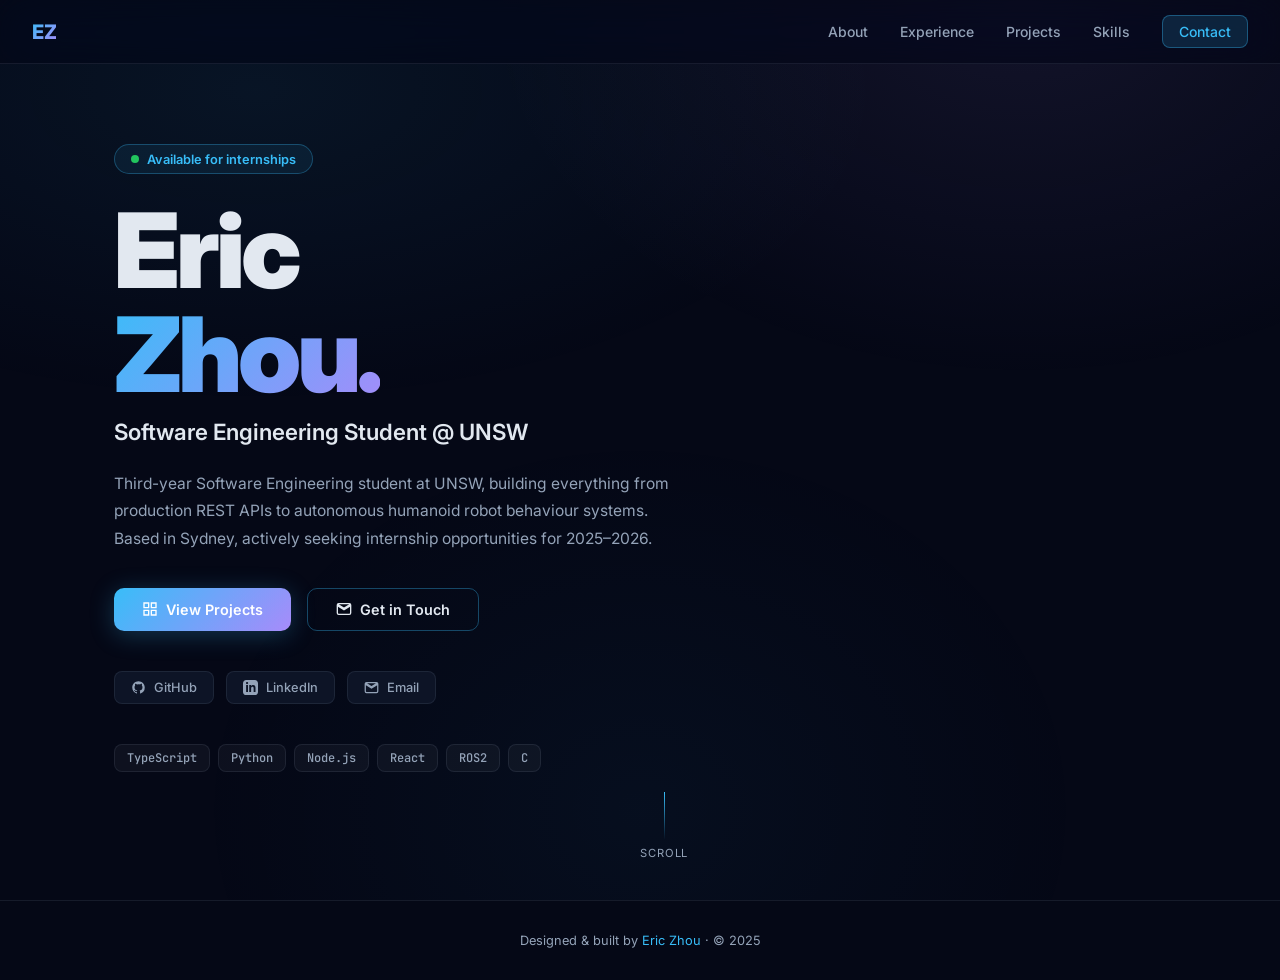
<file: index.html>
<!DOCTYPE html>
<html lang="en">
<head>
  <meta charset="UTF-8" />
  <meta name="viewport" content="width=device-width, initial-scale=1" />
  <title>Eric Zhou | Software Engineer</title>
  <meta name="description" content="Eric Zhou — Software Engineering student at UNSW, Sydney. Available for internships." />
  <link rel="preconnect" href="https://fonts.googleapis.com" />
  <link rel="preconnect" href="https://fonts.gstatic.com" crossorigin />
  <link href="https://fonts.googleapis.com/css2?family=Inter:wght@300;400;500;600;700;800;900&family=JetBrains+Mono:wght@400;500&display=swap" rel="stylesheet" />
  <link rel="stylesheet" href="style.css" />
  <style>
    /* ─── Hero ──────────────────────────────────────────── */
    #hero {
      min-height: 100vh;
      display: flex;
      flex-direction: column;
      justify-content: center;
      position: relative;
      padding: 80px 1.5rem 4rem;
      max-width: 1100px;
      margin: 0 auto;
    }

    .hero-badge {
      display: inline-flex;
      align-items: center;
      gap: 0.5rem;
      padding: 0.4rem 1rem;
      border-radius: 100px;
      background: rgba(56,189,248,0.08);
      border: 1px solid rgba(56,189,248,0.3);
      font-size: 0.8rem;
      font-weight: 600;
      color: var(--accent);
      margin-bottom: 1.5rem;
      width: fit-content;
      animation: fadeInDown 0.8s ease both;
    }
    .hero-badge .dot {
      width: 8px; height: 8px;
      border-radius: 50%;
      background: #22c55e;
      animation: pulse 2s infinite;
      flex-shrink: 0;
    }
    @keyframes pulse {
      0%, 100% { box-shadow: 0 0 0 0 rgba(34,197,94,0.4); }
      50%       { box-shadow: 0 0 0 6px rgba(34,197,94,0); }
    }

    .hero-name {
      font-size: clamp(3rem, 9vw, 6.5rem);
      font-weight: 900;
      letter-spacing: -0.04em;
      line-height: 1;
      margin-bottom: 0.5rem;
      animation: fadeInUp 0.8s ease 0.1s both;
    }
    .hero-name .grad-text {
      background: var(--grad);
      -webkit-background-clip: text;
      -webkit-text-fill-color: transparent;
      background-clip: text;
    }

    .hero-tagline {
      font-size: clamp(1.1rem, 2.5vw, 1.4rem);
      font-weight: 400;
      color: var(--muted);
      margin-bottom: 1.25rem;
      max-width: 620px;
      line-height: 1.6;
      animation: fadeInUp 0.8s ease 0.2s both;
    }
    .hero-tagline strong { color: var(--text); font-weight: 600; }

    .hero-bio {
      font-size: 0.975rem;
      color: var(--muted);
      max-width: 580px;
      line-height: 1.75;
      margin-bottom: 2.25rem;
      animation: fadeInUp 0.8s ease 0.25s both;
    }

    .hero-btns {
      display: flex;
      flex-wrap: wrap;
      gap: 1rem;
      margin-bottom: 2.5rem;
      animation: fadeInUp 0.8s ease 0.3s both;
    }

    .hero-social {
      display: flex;
      gap: 0.75rem;
      flex-wrap: wrap;
      margin-bottom: 2.5rem;
      animation: fadeInUp 0.8s ease 0.4s both;
    }
    .social-pill {
      display: inline-flex;
      align-items: center;
      gap: 0.5rem;
      padding: 0.5rem 1rem;
      border-radius: 8px;
      font-size: 0.8rem;
      font-weight: 500;
      color: var(--muted);
      border: 1px solid var(--border);
      background: var(--bg-card);
      transition: all var(--transition);
    }
    .social-pill:hover { color: var(--accent); border-color: var(--accent-glow); background: var(--accent-dim); transform: translateY(-2px); }

    .stack-row {
      display: flex;
      flex-wrap: wrap;
      gap: 0.5rem;
      animation: fadeInUp 0.8s ease 0.45s both;
    }
    .stack-chip {
      font-family: 'JetBrains Mono', monospace;
      font-size: 0.75rem;
      font-weight: 500;
      padding: 0.3rem 0.75rem;
      border-radius: 8px;
      background: rgba(255,255,255,0.04);
      border: 1px solid var(--border);
      color: var(--muted);
      transition: all var(--transition);
    }
    .stack-chip:hover { border-color: var(--accent-glow); color: var(--accent); background: var(--accent-dim); }

    .hero-scroll {
      position: absolute;
      bottom: 2.5rem;
      left: 50%;
      transform: translateX(-50%);
      display: flex;
      flex-direction: column;
      align-items: center;
      gap: 0.4rem;
      color: var(--muted);
      font-size: 0.7rem;
      letter-spacing: 0.08em;
      text-transform: uppercase;
      animation: fadeInUp 1s ease 1s both;
    }
    .scroll-line {
      width: 1px; height: 48px;
      background: linear-gradient(to bottom, var(--accent), transparent);
      animation: scrollLine 2s ease-in-out infinite;
    }
    @keyframes scrollLine {
      0%   { transform: scaleY(0); transform-origin: top; opacity: 1; }
      50%  { transform: scaleY(1); transform-origin: top; opacity: 1; }
      51%  { transform-origin: bottom; }
      100% { transform: scaleY(0); transform-origin: bottom; opacity: 0; }
    }
    @keyframes fadeInDown {
      from { opacity: 0; transform: translateY(-20px); }
      to   { opacity: 1; transform: translateY(0); }
    }
    @keyframes fadeInUp {
      from { opacity: 0; transform: translateY(20px); }
      to   { opacity: 1; transform: translateY(0); }
    }

    @media (max-width: 768px) {
      .hero-btns { gap: 0.75rem; }
      .btn-primary, .btn-outline { width: 100%; justify-content: center; }
    }
  </style>
</head>
<body>

<!-- ─── Navigation ─────────────────────────────────────── -->
<nav id="nav">
  <a href="index.html" class="nav-logo">EZ</a>
  <div class="nav-links" id="navLinks">
    <a href="about.html">About</a>
    <a href="experience.html">Experience</a>
    <a href="projects.html">Projects</a>
    <a href="skills.html">Skills</a>
    <a href="contact.html" class="nav-cta">Contact</a>
  </div>
  <div class="hamburger" id="hamburger" aria-label="Toggle menu">
    <span></span><span></span><span></span>
  </div>
</nav>

<!-- ─── Hero ───────────────────────────────────────────── -->
<section id="hero">
  <div class="hero-badge">
    <span class="dot"></span>
    Available for internships
  </div>

  <h1 class="hero-name">
    Eric<br><span class="grad-text">Zhou.</span>
  </h1>

  <p class="hero-tagline">
    <strong>Software Engineering Student @ UNSW</strong>
  </p>

  <p class="hero-bio">
    Third-year Software Engineering student at UNSW, building everything from production REST APIs to autonomous humanoid robot behaviour systems. Based in Sydney, actively seeking internship opportunities for 2025–2026.
  </p>

  <div class="hero-btns">
    <a href="projects.html" class="btn-primary">
      <svg width="16" height="16" fill="none" stroke="currentColor" stroke-width="2" viewBox="0 0 24 24"><path d="M3 3h7v7H3zM14 3h7v7h-7zM14 14h7v7h-7zM3 14h7v7H3z"/></svg>
      View Projects
    </a>
    <a href="contact.html" class="btn-outline">
      <svg width="16" height="16" fill="none" stroke="currentColor" stroke-width="2" viewBox="0 0 24 24"><path d="M20 4H4c-1.1 0-2 .9-2 2v12c0 1.1.9 2 2 2h16c1.1 0 2-.9 2-2V6c0-1.1-.9-2-2-2zm0 4l-8 5-8-5V6l8 5 8-5v2z"/></svg>
      Get in Touch
    </a>
  </div>

  <div class="hero-social">
    <a href="https://github.com/CongeeZee" target="_blank" rel="noopener" class="social-pill">
      <svg width="15" height="15" fill="currentColor" viewBox="0 0 24 24"><path d="M12 2C6.477 2 2 6.484 2 12.017c0 4.425 2.865 8.18 6.839 9.504.5.092.682-.217.682-.483 0-.237-.008-.868-.013-1.703-2.782.605-3.369-1.343-3.369-1.343-.454-1.158-1.11-1.466-1.11-1.466-.908-.62.069-.608.069-.608 1.003.07 1.531 1.032 1.531 1.032.892 1.53 2.341 1.088 2.91.832.092-.647.35-1.088.636-1.338-2.22-.253-4.555-1.113-4.555-4.951 0-1.093.39-1.988 1.029-2.688-.103-.253-.446-1.272.098-2.65 0 0 .84-.27 2.75 1.026A9.564 9.564 0 0112 6.844c.85.004 1.705.115 2.504.337 1.909-1.296 2.747-1.027 2.747-1.027.546 1.379.202 2.398.1 2.651.64.7 1.028 1.595 1.028 2.688 0 3.848-2.339 4.695-4.566 4.943.359.309.678.92.678 1.855 0 1.338-.012 2.419-.012 2.747 0 .268.18.58.688.482A10.019 10.019 0 0022 12.017C22 6.484 17.522 2 12 2z"/></svg>
      GitHub
    </a>
    <a href="https://www.linkedin.com/in/eric-zhou-a09898337/" target="_blank" rel="noopener" class="social-pill">
      <svg width="15" height="15" fill="currentColor" viewBox="0 0 24 24"><path d="M19 0h-14c-2.761 0-5 2.239-5 5v14c0 2.761 2.239 5 5 5h14c2.762 0 5-2.239 5-5v-14c0-2.761-2.238-5-5-5zm-11 19h-3v-11h3v11zm-1.5-12.268c-.966 0-1.75-.79-1.75-1.764s.784-1.764 1.75-1.764 1.75.79 1.75 1.764-.783 1.764-1.75 1.764zm13.5 12.268h-3v-5.604c0-3.368-4-3.113-4 0v5.604h-3v-11h3v1.765c1.396-2.586 7-2.777 7 2.476v6.759z"/></svg>
      LinkedIn
    </a>
    <a href="mailto:ezhou187@gmail.com" class="social-pill">
      <svg width="15" height="15" fill="none" stroke="currentColor" stroke-width="2" viewBox="0 0 24 24"><path d="M20 4H4c-1.1 0-2 .9-2 2v12c0 1.1.9 2 2 2h16c1.1 0 2-.9 2-2V6c0-1.1-.9-2-2-2zm0 4l-8 5-8-5V6l8 5 8-5v2z"/></svg>
      Email
    </a>
  </div>

  <div class="stack-row">
    <span class="stack-chip">TypeScript</span>
    <span class="stack-chip">Python</span>
    <span class="stack-chip">Node.js</span>
    <span class="stack-chip">React</span>
    <span class="stack-chip">ROS2</span>
    <span class="stack-chip">C</span>
  </div>

  <div class="hero-scroll">
    <div class="scroll-line"></div>
    scroll
  </div>
</section>

<!-- ─── Footer ─────────────────────────────────────────── -->
<footer>
  <p>Designed &amp; built by <span>Eric Zhou</span> · © 2025</p>
</footer>

<script src="nav.js"></script>
<script>
  // Mark active nav link (index = home, no specific link active)
  document.querySelectorAll('.nav-links a').forEach(a => {
    if (a.getAttribute('href') === 'index.html') a.classList.add('active');
  });
</script>
</body>
</html>
</file>
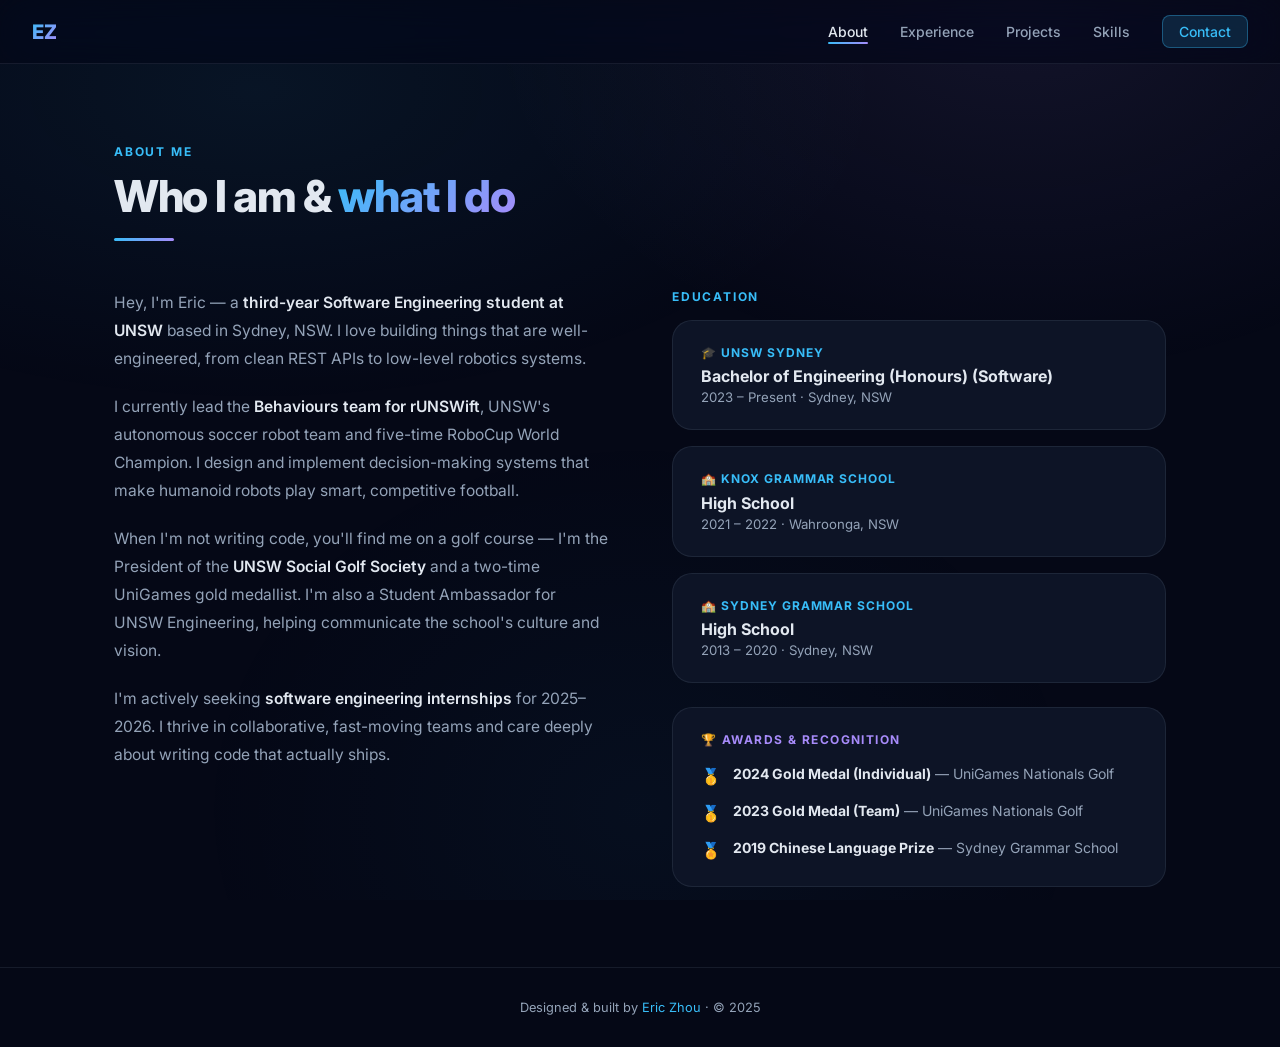
<file: about.html>
<!DOCTYPE html>
<html lang="en">
<head>
  <meta charset="UTF-8" />
  <meta name="viewport" content="width=device-width, initial-scale=1" />
  <title>About — Eric Zhou</title>
  <meta name="description" content="About Eric Zhou — Software Engineering student at UNSW, Sydney." />
  <link rel="preconnect" href="https://fonts.googleapis.com" />
  <link rel="preconnect" href="https://fonts.gstatic.com" crossorigin />
  <link href="https://fonts.googleapis.com/css2?family=Inter:wght@300;400;500;600;700;800;900&family=JetBrains+Mono:wght@400;500&display=swap" rel="stylesheet" />
  <link rel="stylesheet" href="style.css" />
  <style>
    .about-grid {
      display: grid;
      grid-template-columns: 1fr 1fr;
      gap: 4rem;
      align-items: start;
    }
    .about-text p {
      color: var(--muted);
      line-height: 1.8;
      margin-bottom: 1.25rem;
      font-size: 0.975rem;
    }
    .about-text p strong { color: var(--text); font-weight: 600; }
    .about-text p a { color: var(--accent); border-bottom: 1px solid transparent; transition: border-color var(--transition); }
    .about-text p a:hover { border-color: var(--accent); }

    /* Education */
    .edu-card {
      background: var(--bg-card);
      border: 1px solid var(--border);
      border-radius: var(--r-lg);
      padding: 1.5rem 1.75rem;
      margin-bottom: 1rem;
      transition: border-color var(--transition), transform var(--transition);
    }
    .edu-card:hover { border-color: var(--border-h); transform: translateY(-2px); }
    .edu-logo {
      font-size: 0.75rem;
      font-weight: 700;
      letter-spacing: 0.08em;
      text-transform: uppercase;
      color: var(--accent);
      margin-bottom: 0.4rem;
    }
    .edu-degree {
      font-size: 1rem;
      font-weight: 700;
      margin-bottom: 0.2rem;
    }
    .edu-meta { font-size: 0.825rem; color: var(--muted); }

    /* Awards */
    .awards-block {
      background: var(--bg-card);
      border: 1px solid var(--border);
      border-radius: var(--r-lg);
      padding: 1.5rem 1.75rem;
      margin-top: 1.5rem;
    }
    .awards-block h4 {
      font-size: 0.75rem;
      font-weight: 700;
      letter-spacing: 0.12em;
      text-transform: uppercase;
      color: var(--purple);
      margin-bottom: 1rem;
    }
    .award-item {
      display: flex;
      align-items: flex-start;
      gap: 0.75rem;
      margin-bottom: 0.75rem;
      font-size: 0.875rem;
      color: var(--muted);
      line-height: 1.5;
    }
    .award-item:last-child { margin-bottom: 0; }
    .award-icon { font-size: 1rem; flex-shrink: 0; margin-top: 1px; }

    @media (max-width: 768px) {
      .about-grid { grid-template-columns: 1fr; gap: 2rem; }
    }
  </style>
</head>
<body>

<!-- ─── Navigation ─────────────────────────────────────── -->
<nav id="nav">
  <a href="index.html" class="nav-logo">EZ</a>
  <div class="nav-links" id="navLinks">
    <a href="about.html" class="active">About</a>
    <a href="experience.html">Experience</a>
    <a href="projects.html">Projects</a>
    <a href="skills.html">Skills</a>
    <a href="contact.html" class="nav-cta">Contact</a>
  </div>
  <div class="hamburger" id="hamburger" aria-label="Toggle menu">
    <span></span><span></span><span></span>
  </div>
</nav>

<div class="page-content">
  <div class="section">

    <div class="section-label reveal">About Me</div>
    <h1 class="section-title reveal reveal-delay-1">Who I am &amp; <span>what I do</span></h1>
    <div class="section-divider reveal reveal-delay-2"></div>

    <div class="about-grid">
      <!-- Bio -->
      <div class="about-text">
        <p class="reveal reveal-delay-1">
          Hey, I'm Eric — a <strong>third-year Software Engineering student at UNSW</strong> based in Sydney, NSW. I love building things that are well-engineered, from clean REST APIs to low-level robotics systems.
        </p>
        <p class="reveal reveal-delay-2">
          I currently lead the <strong>Behaviours team for rUNSWift</strong>, UNSW's autonomous soccer robot team and five-time RoboCup World Champion. I design and implement decision-making systems that make humanoid robots play smart, competitive football.
        </p>
        <p class="reveal reveal-delay-3">
          When I'm not writing code, you'll find me on a golf course — I'm the President of the <strong>UNSW Social Golf Society</strong> and a two-time UniGames gold medallist. I'm also a Student Ambassador for UNSW Engineering, helping communicate the school's culture and vision.
        </p>
        <p class="reveal reveal-delay-4">
          I'm actively seeking <strong>software engineering internships</strong> for 2025–2026. I thrive in collaborative, fast-moving teams and care deeply about writing code that actually ships.
        </p>
      </div>

      <!-- Education & Awards -->
      <div>
        <div class="section-label reveal" style="margin-bottom:1rem;">Education</div>

        <div class="edu-card reveal reveal-delay-1">
          <div class="edu-logo">🎓 UNSW Sydney</div>
          <div class="edu-degree">Bachelor of Engineering (Honours) (Software)</div>
          <div class="edu-meta">2023 – Present · Sydney, NSW</div>
        </div>

        <div class="edu-card reveal reveal-delay-2">
          <div class="edu-logo">🏫 Knox Grammar School</div>
          <div class="edu-degree">High School</div>
          <div class="edu-meta">2021 – 2022 · Wahroonga, NSW</div>
        </div>

        <div class="edu-card reveal reveal-delay-3">
          <div class="edu-logo">🏫 Sydney Grammar School</div>
          <div class="edu-degree">High School</div>
          <div class="edu-meta">2013 – 2020 · Sydney, NSW</div>
        </div>

        <div class="awards-block reveal reveal-delay-4">
          <h4>🏆 Awards &amp; Recognition</h4>
          <div class="award-item">
            <span class="award-icon">🥇</span>
            <span><strong style="color:var(--text);">2024 Gold Medal (Individual)</strong> — UniGames Nationals Golf</span>
          </div>
          <div class="award-item">
            <span class="award-icon">🥇</span>
            <span><strong style="color:var(--text);">2023 Gold Medal (Team)</strong> — UniGames Nationals Golf</span>
          </div>
          <div class="award-item">
            <span class="award-icon">🏅</span>
            <span><strong style="color:var(--text);">2019 Chinese Language Prize</strong> — Sydney Grammar School</span>
          </div>
        </div>
      </div>
    </div>

  </div>
</div>

<!-- ─── Footer ─────────────────────────────────────────── -->
<footer>
  <p>Designed &amp; built by <span>Eric Zhou</span> · © 2025</p>
</footer>

<script src="nav.js"></script>
</body>
</html>
</file>
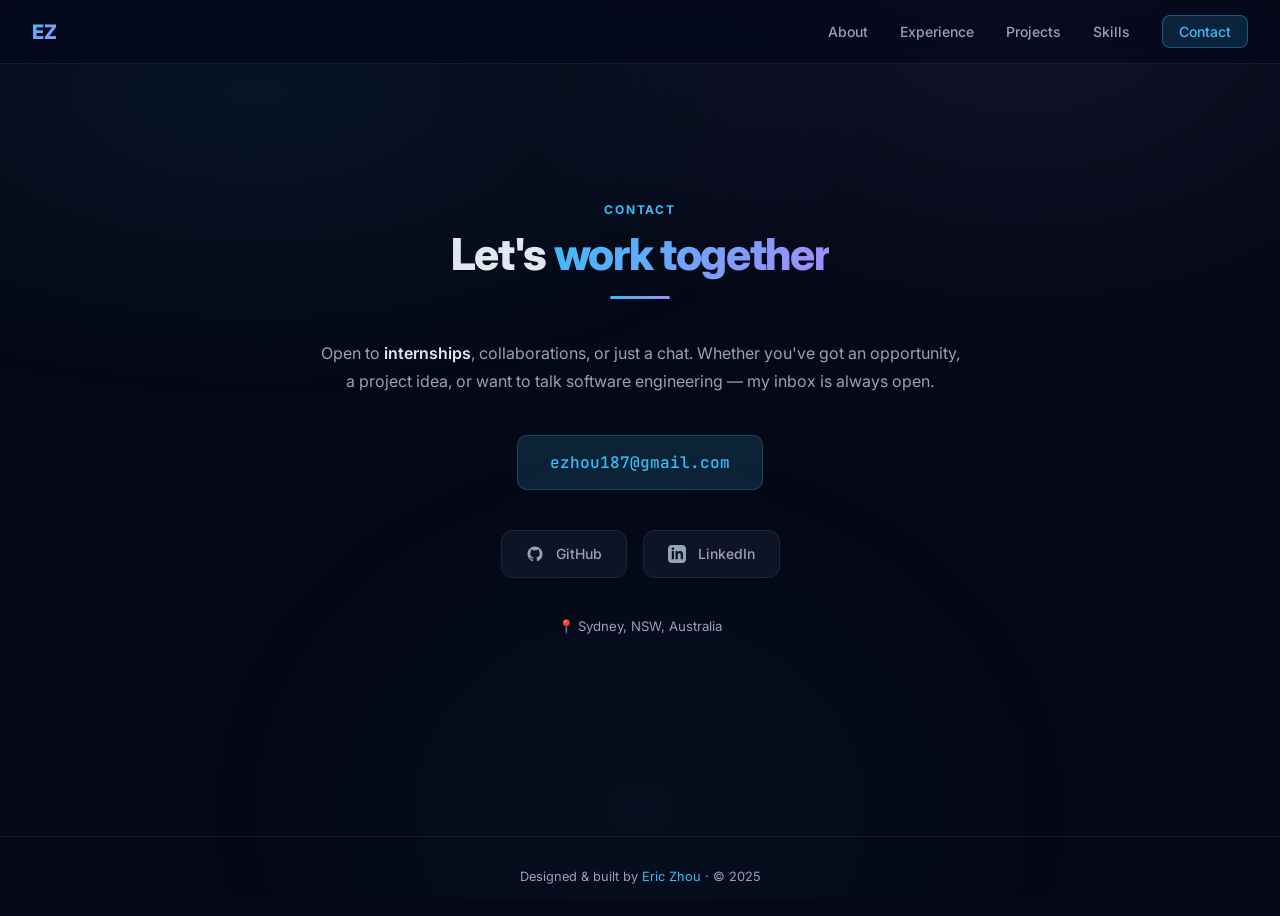
<file: contact.html>
<!DOCTYPE html>
<html lang="en">
<head>
  <meta charset="UTF-8" />
  <meta name="viewport" content="width=device-width, initial-scale=1" />
  <title>Contact — Eric Zhou</title>
  <meta name="description" content="Get in touch with Eric Zhou — open to internships, collaborations, or just a chat." />
  <link rel="preconnect" href="https://fonts.googleapis.com" />
  <link rel="preconnect" href="https://fonts.gstatic.com" crossorigin />
  <link href="https://fonts.googleapis.com/css2?family=Inter:wght@300;400;500;600;700;800;900&family=JetBrains+Mono:wght@400;500&display=swap" rel="stylesheet" />
  <link rel="stylesheet" href="style.css" />
  <style>
    .contact-page {
      min-height: calc(100vh - 64px);
      display: flex;
      align-items: center;
      justify-content: center;
      padding: 4rem 1.5rem;
    }
    .contact-wrapper {
      max-width: 640px;
      width: 100%;
      text-align: center;
    }
    .contact-wrapper .section-divider { margin: 0 auto 2.5rem; }

    .contact-tagline {
      font-size: 1rem;
      color: var(--muted);
      line-height: 1.75;
      margin-bottom: 2.5rem;
    }
    .contact-tagline strong { color: var(--text); font-weight: 600; }

    .contact-email-link {
      display: inline-block;
      font-family: 'JetBrains Mono', monospace;
      font-size: 1rem;
      font-weight: 500;
      color: var(--accent);
      background: var(--accent-dim);
      border: 1px solid rgba(56,189,248,0.25);
      border-radius: 10px;
      padding: 1rem 2rem;
      margin-bottom: 2.5rem;
      transition: all var(--transition);
    }
    .contact-email-link:hover {
      background: rgba(56,189,248,0.2);
      box-shadow: 0 0 30px rgba(56,189,248,0.2);
      transform: translateY(-2px);
    }

    .contact-cards {
      display: flex;
      flex-wrap: wrap;
      gap: 1rem;
      justify-content: center;
      margin-bottom: 2.5rem;
    }
    .contact-card {
      display: flex;
      align-items: center;
      gap: 0.75rem;
      padding: 0.875rem 1.5rem;
      border-radius: 12px;
      background: var(--bg-card);
      border: 1px solid var(--border);
      font-size: 0.875rem;
      font-weight: 500;
      color: var(--muted);
      transition: all var(--transition);
    }
    .contact-card:hover {
      color: var(--text);
      border-color: var(--border-h);
      transform: translateY(-3px);
      box-shadow: 0 8px 32px rgba(56,189,248,0.1);
    }

    .location-note {
      font-size: 0.825rem;
      color: var(--muted);
    }
  </style>
</head>
<body>

<!-- ─── Navigation ─────────────────────────────────────── -->
<nav id="nav">
  <a href="index.html" class="nav-logo">EZ</a>
  <div class="nav-links" id="navLinks">
    <a href="about.html">About</a>
    <a href="experience.html">Experience</a>
    <a href="projects.html">Projects</a>
    <a href="skills.html">Skills</a>
    <a href="contact.html" class="nav-cta active">Contact</a>
  </div>
  <div class="hamburger" id="hamburger" aria-label="Toggle menu">
    <span></span><span></span><span></span>
  </div>
</nav>

<div class="contact-page">
  <div class="contact-wrapper">

    <div class="section-label reveal">Contact</div>
    <h1 class="section-title reveal reveal-delay-1">Let's <span>work together</span></h1>
    <div class="section-divider reveal reveal-delay-2"></div>

    <p class="contact-tagline reveal reveal-delay-2">
      Open to <strong>internships</strong>, collaborations, or just a chat. Whether you've got an opportunity, a project idea, or want to talk software engineering — my inbox is always open.
    </p>

    <div class="reveal reveal-delay-3">
      <a href="mailto:ezhou187@gmail.com" class="contact-email-link">ezhou187@gmail.com</a>
    </div>

    <div class="contact-cards reveal reveal-delay-4">
      <a href="https://github.com/CongeeZee" target="_blank" rel="noopener" class="contact-card">
        <svg width="18" height="18" fill="currentColor" viewBox="0 0 24 24"><path d="M12 2C6.477 2 2 6.484 2 12.017c0 4.425 2.865 8.18 6.839 9.504.5.092.682-.217.682-.483 0-.237-.008-.868-.013-1.703-2.782.605-3.369-1.343-3.369-1.343-.454-1.158-1.11-1.466-1.11-1.466-.908-.62.069-.608.069-.608 1.003.07 1.531 1.032 1.531 1.032.892 1.53 2.341 1.088 2.91.832.092-.647.35-1.088.636-1.338-2.22-.253-4.555-1.113-4.555-4.951 0-1.093.39-1.988 1.029-2.688-.103-.253-.446-1.272.098-2.65 0 0 .84-.27 2.75 1.026A9.564 9.564 0 0112 6.844c.85.004 1.705.115 2.504.337 1.909-1.296 2.747-1.027 2.747-1.027.546 1.379.202 2.398.1 2.651.64.7 1.028 1.595 1.028 2.688 0 3.848-2.339 4.695-4.566 4.943.359.309.678.92.678 1.855 0 1.338-.012 2.419-.012 2.747 0 .268.18.58.688.482A10.019 10.019 0 0022 12.017C22 6.484 17.522 2 12 2z"/></svg>
        GitHub
      </a>
      <a href="https://www.linkedin.com/in/eric-zhou-a09898337/" target="_blank" rel="noopener" class="contact-card">
        <svg width="18" height="18" fill="currentColor" viewBox="0 0 24 24"><path d="M19 0h-14c-2.761 0-5 2.239-5 5v14c0 2.761 2.239 5 5 5h14c2.762 0 5-2.239 5-5v-14c0-2.761-2.238-5-5-5zm-11 19h-3v-11h3v11zm-1.5-12.268c-.966 0-1.75-.79-1.75-1.764s.784-1.764 1.75-1.764 1.75.79 1.75 1.764-.783 1.764-1.75 1.764zm13.5 12.268h-3v-5.604c0-3.368-4-3.113-4 0v5.604h-3v-11h3v1.765c1.396-2.586 7-2.777 7 2.476v6.759z"/></svg>
        LinkedIn
      </a>
    </div>

    <p class="location-note reveal">📍 Sydney, NSW, Australia</p>

  </div>
</div>

<!-- ─── Footer ─────────────────────────────────────────── -->
<footer>
  <p>Designed &amp; built by <span>Eric Zhou</span> · © 2025</p>
</footer>

<script src="nav.js"></script>
</body>
</html>
</file>
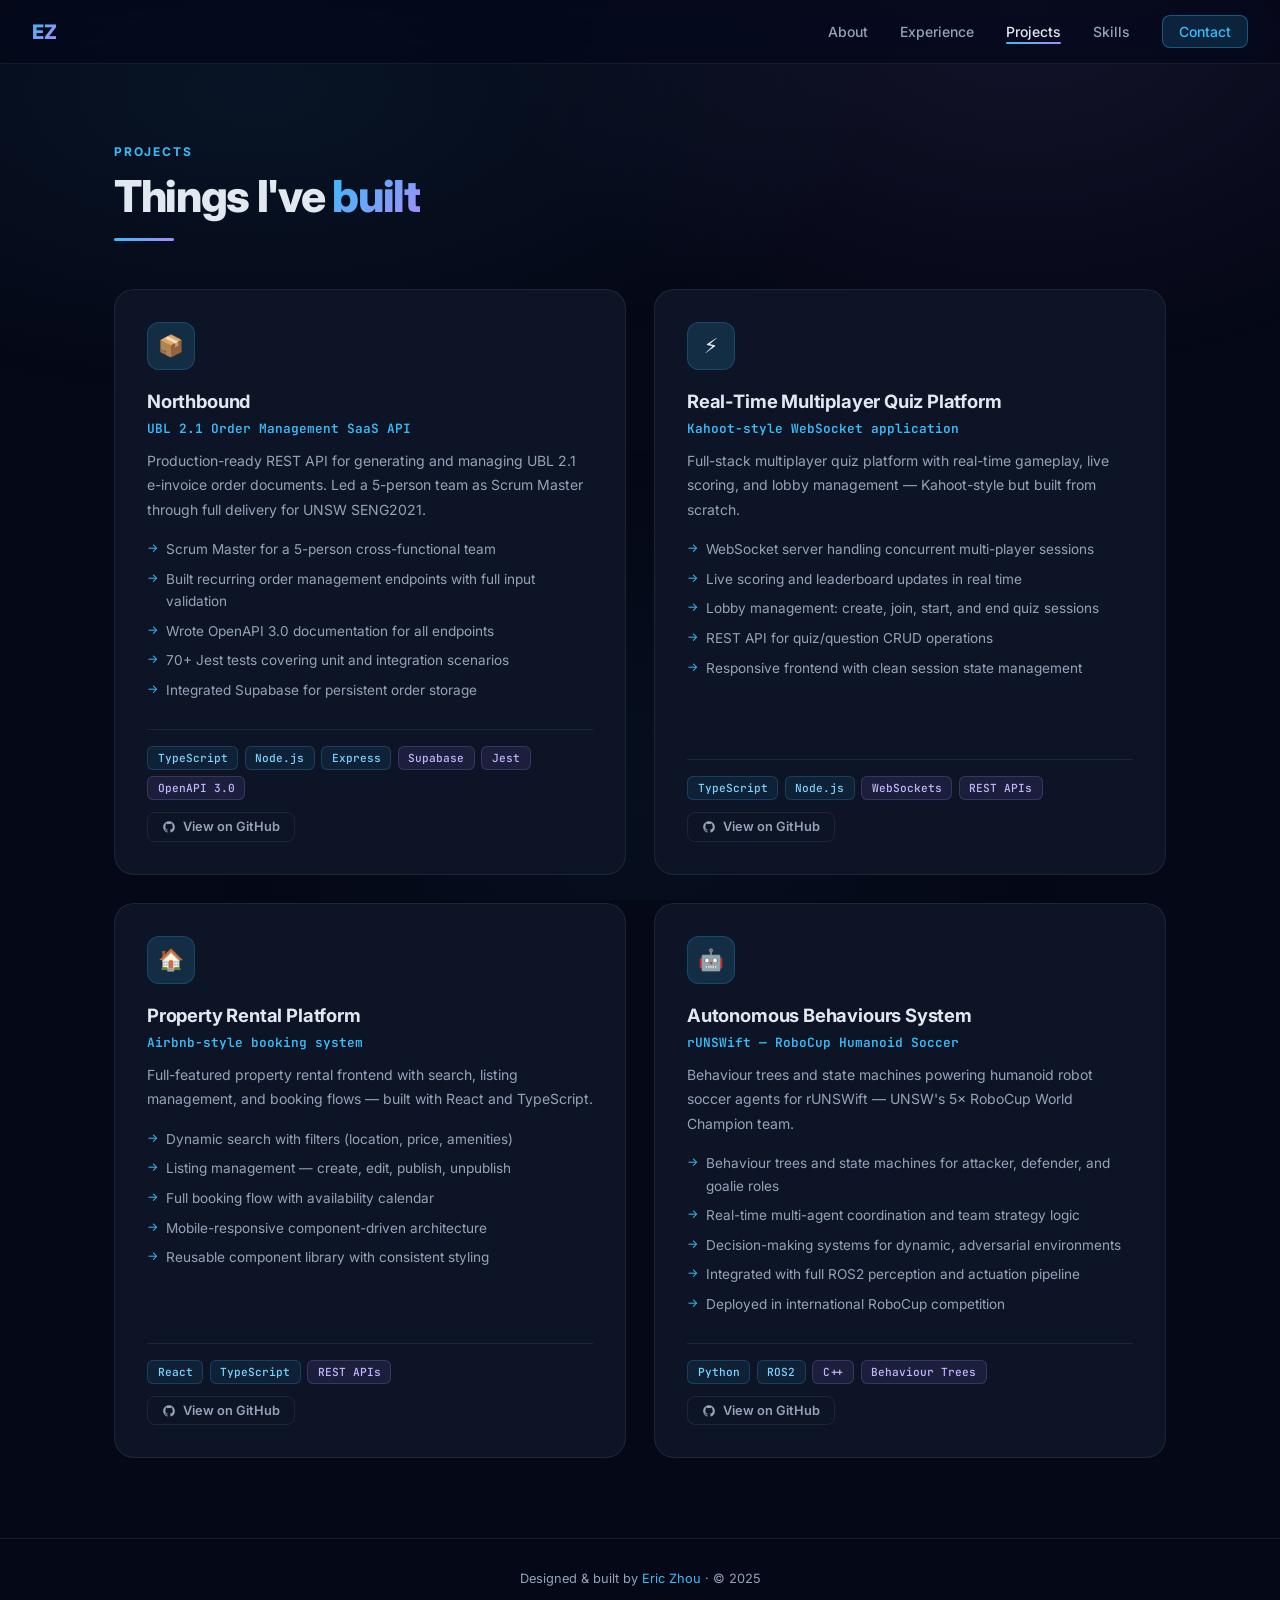
<file: projects.html>
<!DOCTYPE html>
<html lang="en">
<head>
  <meta charset="UTF-8" />
  <meta name="viewport" content="width=device-width, initial-scale=1" />
  <title>Projects — Eric Zhou</title>
  <meta name="description" content="Eric Zhou's projects — Northbound, Quiz Platform, Property Rental, rUNSWift Behaviours." />
  <link rel="preconnect" href="https://fonts.googleapis.com" />
  <link rel="preconnect" href="https://fonts.gstatic.com" crossorigin />
  <link href="https://fonts.googleapis.com/css2?family=Inter:wght@300;400;500;600;700;800;900&family=JetBrains+Mono:wght@400;500&display=swap" rel="stylesheet" />
  <link rel="stylesheet" href="style.css" />
  <style>
    .projects-grid {
      display: grid;
      grid-template-columns: repeat(2, 1fr);
      gap: 1.75rem;
    }
    .project-card {
      background: var(--bg-card);
      border: 1px solid var(--border);
      border-radius: var(--r-lg);
      padding: 2rem;
      display: flex;
      flex-direction: column;
      gap: 0;
      transition: border-color var(--transition), transform var(--transition), box-shadow var(--transition);
      position: relative;
      overflow: hidden;
    }
    .project-card:hover {
      border-color: var(--border-h);
      transform: translateY(-5px);
      box-shadow: 0 20px 60px rgba(56,189,248,0.08);
    }

    .project-icon {
      width: 48px; height: 48px;
      border-radius: 12px;
      background: var(--accent-dim);
      border: 1px solid rgba(56,189,248,0.2);
      display: flex;
      align-items: center;
      justify-content: center;
      margin-bottom: 1.25rem;
      font-size: 1.3rem;
      flex-shrink: 0;
    }
    .project-title {
      font-size: 1.15rem;
      font-weight: 700;
      margin-bottom: 0.5rem;
      letter-spacing: -0.01em;
    }
    .project-subtitle {
      font-size: 0.8rem;
      font-weight: 600;
      color: var(--accent);
      margin-bottom: 0.75rem;
      font-family: 'JetBrains Mono', monospace;
    }
    .project-desc {
      font-size: 0.875rem;
      color: var(--muted);
      line-height: 1.75;
      margin-bottom: 1rem;
    }
    .project-bullets {
      list-style: none;
      padding: 0;
      margin: 0 0 1.25rem;
    }
    .project-bullets li {
      position: relative;
      padding-left: 1.2rem;
      font-size: 0.85rem;
      color: var(--muted);
      line-height: 1.65;
      margin-bottom: 0.45rem;
    }
    .project-bullets li::before {
      content: '→';
      position: absolute;
      left: 0;
      color: var(--accent);
      font-size: 0.75rem;
    }
    .project-footer {
      margin-top: auto;
      padding-top: 1rem;
      border-top: 1px solid var(--border);
      display: flex;
      flex-direction: column;
      gap: 0.75rem;
    }
    .project-tags {
      display: flex;
      flex-wrap: wrap;
      gap: 0.4rem;
    }
    .project-link {
      display: inline-flex;
      align-items: center;
      gap: 0.4rem;
      font-size: 0.8rem;
      font-weight: 600;
      padding: 0.4rem 0.9rem;
      border-radius: 8px;
      border: 1px solid var(--border);
      color: var(--muted);
      width: fit-content;
      transition: all var(--transition);
    }
    .project-link:hover {
      color: var(--accent);
      border-color: var(--accent-glow);
      background: var(--accent-dim);
    }

    @media (max-width: 768px) {
      .projects-grid { grid-template-columns: 1fr; }
    }
  </style>
</head>
<body>

<!-- ─── Navigation ─────────────────────────────────────── -->
<nav id="nav">
  <a href="index.html" class="nav-logo">EZ</a>
  <div class="nav-links" id="navLinks">
    <a href="about.html">About</a>
    <a href="experience.html">Experience</a>
    <a href="projects.html" class="active">Projects</a>
    <a href="skills.html">Skills</a>
    <a href="contact.html" class="nav-cta">Contact</a>
  </div>
  <div class="hamburger" id="hamburger" aria-label="Toggle menu">
    <span></span><span></span><span></span>
  </div>
</nav>

<div class="page-content">
  <div class="section">

    <div class="section-label reveal">Projects</div>
    <h1 class="section-title reveal reveal-delay-1">Things I've <span>built</span></h1>
    <div class="section-divider reveal reveal-delay-2"></div>

    <div class="projects-grid">

      <!-- Northbound -->
      <div class="project-card reveal reveal-delay-1">
        <div class="project-icon">📦</div>
        <div class="project-title">Northbound</div>
        <div class="project-subtitle">UBL 2.1 Order Management SaaS API</div>
        <div class="project-desc">
          Production-ready REST API for generating and managing UBL 2.1 e-invoice order documents. Led a 5-person team as Scrum Master through full delivery for UNSW SENG2021.
        </div>
        <ul class="project-bullets">
          <li>Scrum Master for a 5-person cross-functional team</li>
          <li>Built recurring order management endpoints with full input validation</li>
          <li>Wrote OpenAPI 3.0 documentation for all endpoints</li>
          <li>70+ Jest tests covering unit and integration scenarios</li>
          <li>Integrated Supabase for persistent order storage</li>
        </ul>
        <div class="project-footer">
          <div class="project-tags">
            <span class="tag tag-blue">TypeScript</span>
            <span class="tag tag-blue">Node.js</span>
            <span class="tag tag-blue">Express</span>
            <span class="tag">Supabase</span>
            <span class="tag">Jest</span>
            <span class="tag">OpenAPI 3.0</span>
          </div>
          <a href="https://github.com/CongeeZee" target="_blank" rel="noopener" class="project-link">
            <svg width="14" height="14" fill="currentColor" viewBox="0 0 24 24"><path d="M12 2C6.477 2 2 6.484 2 12.017c0 4.425 2.865 8.18 6.839 9.504.5.092.682-.217.682-.483 0-.237-.008-.868-.013-1.703-2.782.605-3.369-1.343-3.369-1.343-.454-1.158-1.11-1.466-1.11-1.466-.908-.62.069-.608.069-.608 1.003.07 1.531 1.032 1.531 1.032.892 1.53 2.341 1.088 2.91.832.092-.647.35-1.088.636-1.338-2.22-.253-4.555-1.113-4.555-4.951 0-1.093.39-1.988 1.029-2.688-.103-.253-.446-1.272.098-2.65 0 0 .84-.27 2.75 1.026A9.564 9.564 0 0112 6.844c.85.004 1.705.115 2.504.337 1.909-1.296 2.747-1.027 2.747-1.027.546 1.379.202 2.398.1 2.651.64.7 1.028 1.595 1.028 2.688 0 3.848-2.339 4.695-4.566 4.943.359.309.678.92.678 1.855 0 1.338-.012 2.419-.012 2.747 0 .268.18.58.688.482A10.019 10.019 0 0022 12.017C22 6.484 17.522 2 12 2z"/></svg>
            View on GitHub
          </a>
        </div>
      </div>

      <!-- Quiz Platform -->
      <div class="project-card reveal reveal-delay-2">
        <div class="project-icon">⚡</div>
        <div class="project-title">Real-Time Multiplayer Quiz Platform</div>
        <div class="project-subtitle">Kahoot-style WebSocket application</div>
        <div class="project-desc">
          Full-stack multiplayer quiz platform with real-time gameplay, live scoring, and lobby management — Kahoot-style but built from scratch.
        </div>
        <ul class="project-bullets">
          <li>WebSocket server handling concurrent multi-player sessions</li>
          <li>Live scoring and leaderboard updates in real time</li>
          <li>Lobby management: create, join, start, and end quiz sessions</li>
          <li>REST API for quiz/question CRUD operations</li>
          <li>Responsive frontend with clean session state management</li>
        </ul>
        <div class="project-footer">
          <div class="project-tags">
            <span class="tag tag-blue">TypeScript</span>
            <span class="tag tag-blue">Node.js</span>
            <span class="tag">WebSockets</span>
            <span class="tag">REST APIs</span>
          </div>
          <a href="https://github.com/CongeeZee" target="_blank" rel="noopener" class="project-link">
            <svg width="14" height="14" fill="currentColor" viewBox="0 0 24 24"><path d="M12 2C6.477 2 2 6.484 2 12.017c0 4.425 2.865 8.18 6.839 9.504.5.092.682-.217.682-.483 0-.237-.008-.868-.013-1.703-2.782.605-3.369-1.343-3.369-1.343-.454-1.158-1.11-1.466-1.11-1.466-.908-.62.069-.608.069-.608 1.003.07 1.531 1.032 1.531 1.032.892 1.53 2.341 1.088 2.91.832.092-.647.35-1.088.636-1.338-2.22-.253-4.555-1.113-4.555-4.951 0-1.093.39-1.988 1.029-2.688-.103-.253-.446-1.272.098-2.65 0 0 .84-.27 2.75 1.026A9.564 9.564 0 0112 6.844c.85.004 1.705.115 2.504.337 1.909-1.296 2.747-1.027 2.747-1.027.546 1.379.202 2.398.1 2.651.64.7 1.028 1.595 1.028 2.688 0 3.848-2.339 4.695-4.566 4.943.359.309.678.92.678 1.855 0 1.338-.012 2.419-.012 2.747 0 .268.18.58.688.482A10.019 10.019 0 0022 12.017C22 6.484 17.522 2 12 2z"/></svg>
            View on GitHub
          </a>
        </div>
      </div>

      <!-- Property Rental -->
      <div class="project-card reveal reveal-delay-3">
        <div class="project-icon">🏠</div>
        <div class="project-title">Property Rental Platform</div>
        <div class="project-subtitle">Airbnb-style booking system</div>
        <div class="project-desc">
          Full-featured property rental frontend with search, listing management, and booking flows — built with React and TypeScript.
        </div>
        <ul class="project-bullets">
          <li>Dynamic search with filters (location, price, amenities)</li>
          <li>Listing management — create, edit, publish, unpublish</li>
          <li>Full booking flow with availability calendar</li>
          <li>Mobile-responsive component-driven architecture</li>
          <li>Reusable component library with consistent styling</li>
        </ul>
        <div class="project-footer">
          <div class="project-tags">
            <span class="tag tag-blue">React</span>
            <span class="tag tag-blue">TypeScript</span>
            <span class="tag">REST APIs</span>
          </div>
          <a href="https://github.com/CongeeZee" target="_blank" rel="noopener" class="project-link">
            <svg width="14" height="14" fill="currentColor" viewBox="0 0 24 24"><path d="M12 2C6.477 2 2 6.484 2 12.017c0 4.425 2.865 8.18 6.839 9.504.5.092.682-.217.682-.483 0-.237-.008-.868-.013-1.703-2.782.605-3.369-1.343-3.369-1.343-.454-1.158-1.11-1.466-1.11-1.466-.908-.62.069-.608.069-.608 1.003.07 1.531 1.032 1.531 1.032.892 1.53 2.341 1.088 2.91.832.092-.647.35-1.088.636-1.338-2.22-.253-4.555-1.113-4.555-4.951 0-1.093.39-1.988 1.029-2.688-.103-.253-.446-1.272.098-2.65 0 0 .84-.27 2.75 1.026A9.564 9.564 0 0112 6.844c.85.004 1.705.115 2.504.337 1.909-1.296 2.747-1.027 2.747-1.027.546 1.379.202 2.398.1 2.651.64.7 1.028 1.595 1.028 2.688 0 3.848-2.339 4.695-4.566 4.943.359.309.678.92.678 1.855 0 1.338-.012 2.419-.012 2.747 0 .268.18.58.688.482A10.019 10.019 0 0022 12.017C22 6.484 17.522 2 12 2z"/></svg>
            View on GitHub
          </a>
        </div>
      </div>

      <!-- rUNSWift Behaviours -->
      <div class="project-card reveal reveal-delay-4">
        <div class="project-icon">🤖</div>
        <div class="project-title">Autonomous Behaviours System</div>
        <div class="project-subtitle">rUNSWift — RoboCup Humanoid Soccer</div>
        <div class="project-desc">
          Behaviour trees and state machines powering humanoid robot soccer agents for rUNSWift — UNSW's 5× RoboCup World Champion team.
        </div>
        <ul class="project-bullets">
          <li>Behaviour trees and state machines for attacker, defender, and goalie roles</li>
          <li>Real-time multi-agent coordination and team strategy logic</li>
          <li>Decision-making systems for dynamic, adversarial environments</li>
          <li>Integrated with full ROS2 perception and actuation pipeline</li>
          <li>Deployed in international RoboCup competition</li>
        </ul>
        <div class="project-footer">
          <div class="project-tags">
            <span class="tag tag-blue">Python</span>
            <span class="tag tag-blue">ROS2</span>
            <span class="tag">C++</span>
            <span class="tag">Behaviour Trees</span>
          </div>
          <a href="https://github.com/CongeeZee" target="_blank" rel="noopener" class="project-link">
            <svg width="14" height="14" fill="currentColor" viewBox="0 0 24 24"><path d="M12 2C6.477 2 2 6.484 2 12.017c0 4.425 2.865 8.18 6.839 9.504.5.092.682-.217.682-.483 0-.237-.008-.868-.013-1.703-2.782.605-3.369-1.343-3.369-1.343-.454-1.158-1.11-1.466-1.11-1.466-.908-.62.069-.608.069-.608 1.003.07 1.531 1.032 1.531 1.032.892 1.53 2.341 1.088 2.91.832.092-.647.35-1.088.636-1.338-2.22-.253-4.555-1.113-4.555-4.951 0-1.093.39-1.988 1.029-2.688-.103-.253-.446-1.272.098-2.65 0 0 .84-.27 2.75 1.026A9.564 9.564 0 0112 6.844c.85.004 1.705.115 2.504.337 1.909-1.296 2.747-1.027 2.747-1.027.546 1.379.202 2.398.1 2.651.64.7 1.028 1.595 1.028 2.688 0 3.848-2.339 4.695-4.566 4.943.359.309.678.92.678 1.855 0 1.338-.012 2.419-.012 2.747 0 .268.18.58.688.482A10.019 10.019 0 0022 12.017C22 6.484 17.522 2 12 2z"/></svg>
            View on GitHub
          </a>
        </div>
      </div>

    </div>
  </div>
</div>

<!-- ─── Footer ─────────────────────────────────────────── -->
<footer>
  <p>Designed &amp; built by <span>Eric Zhou</span> · © 2025</p>
</footer>

<script src="nav.js"></script>
</body>
</html>
</file>
<file: style.css>
/* ─── Reset & Variables ─────────────────────────────── */
*, *::before, *::after { box-sizing: border-box; margin: 0; padding: 0; }

:root {
  --bg:           #050816;
  --bg-2:         #0a0f1e;
  --bg-card:      #0d1426;
  --bg-card-h:    #111827;
  --accent:       #38bdf8;
  --accent-dim:   rgba(56,189,248,0.15);
  --accent-glow:  rgba(56,189,248,0.35);
  --purple:       #a78bfa;
  --purple-dim:   rgba(167,139,250,0.15);
  --grad:         linear-gradient(135deg,#38bdf8,#a78bfa);
  --text:         #e2e8f0;
  --muted:        #94a3b8;
  --border:       rgba(148,163,184,0.12);
  --border-h:     rgba(56,189,248,0.35);
  --r:            14px;
  --r-lg:         20px;
  --transition:   0.25s cubic-bezier(0.4,0,0.2,1);
}

html { scroll-behavior: smooth; font-size: 16px; }

body {
  font-family: 'Inter', system-ui, sans-serif;
  background-color: var(--bg);
  color: var(--text);
  min-height: 100vh;
  overflow-x: hidden;
  -webkit-font-smoothing: antialiased;
}

/* Static radial background — no animation, no lag */
body::before {
  content: '';
  position: fixed;
  inset: 0;
  z-index: -1;
  pointer-events: none;
  background:
    radial-gradient(ellipse 70% 50% at 20% 10%, rgba(56,189,248,0.07) 0%, transparent 70%),
    radial-gradient(ellipse 60% 60% at 80% 0%,  rgba(167,139,250,0.09) 0%, transparent 70%),
    radial-gradient(ellipse 50% 60% at 50% 90%, rgba(56,189,248,0.04) 0%, transparent 70%);
}

a { color: inherit; text-decoration: none; }
img { display: block; max-width: 100%; }
ul { list-style: none; }

/* ─── Navigation ────────────────────────────────────── */
nav {
  position: fixed;
  top: 0; left: 0; right: 0;
  z-index: 100;
  padding: 0 2rem;
  height: 64px;
  display: flex;
  align-items: center;
  justify-content: space-between;
  background: rgba(5,8,22,0.7);
  backdrop-filter: blur(20px) saturate(180%);
  -webkit-backdrop-filter: blur(20px) saturate(180%);
  border-bottom: 1px solid var(--border);
  transition: background var(--transition);
}
nav.scrolled {
  background: rgba(5,8,22,0.92);
  border-bottom-color: rgba(56,189,248,0.15);
}
.nav-logo {
  font-size: 1.25rem;
  font-weight: 800;
  background: var(--grad);
  -webkit-background-clip: text;
  -webkit-text-fill-color: transparent;
  background-clip: text;
  letter-spacing: -0.02em;
}
.nav-links {
  display: flex;
  gap: 2rem;
  align-items: center;
}
.nav-links a {
  font-size: 0.875rem;
  font-weight: 500;
  color: var(--muted);
  transition: color var(--transition);
  position: relative;
}
.nav-links a::after {
  content: '';
  position: absolute;
  bottom: -4px; left: 0; right: 0;
  height: 2px;
  background: var(--grad);
  transform: scaleX(0);
  transform-origin: left;
  transition: transform var(--transition);
  border-radius: 1px;
}
.nav-links a:hover,
.nav-links a.active { color: var(--text); }
.nav-links a:hover::after,
.nav-links a.active::after { transform: scaleX(1); }

.nav-cta {
  font-size: 0.8rem;
  font-weight: 600;
  padding: 0.45rem 1rem;
  border-radius: 8px;
  background: var(--accent-dim);
  border: 1px solid var(--accent-glow);
  color: var(--accent) !important;
  transition: background var(--transition), box-shadow var(--transition);
}
.nav-cta:hover { background: rgba(56,189,248,0.25) !important; box-shadow: 0 0 20px var(--accent-glow); }
.nav-cta::after { display: none !important; }

.hamburger {
  display: none;
  flex-direction: column;
  gap: 5px;
  cursor: pointer;
  padding: 4px;
}
.hamburger span {
  display: block;
  width: 24px; height: 2px;
  background: var(--muted);
  border-radius: 2px;
  transition: all var(--transition);
}

/* ─── Page wrapper ──────────────────────────────────── */
.page-content {
  padding-top: 64px;
}

/* ─── Section base ──────────────────────────────────── */
.section {
  padding: 5rem 1.5rem;
  max-width: 1100px;
  margin: 0 auto;
}

.section-label {
  font-size: 0.75rem;
  font-weight: 700;
  letter-spacing: 0.15em;
  text-transform: uppercase;
  color: var(--accent);
  margin-bottom: 0.75rem;
}
.section-title {
  font-size: clamp(1.75rem, 4vw, 2.75rem);
  font-weight: 800;
  letter-spacing: -0.03em;
  line-height: 1.15;
  margin-bottom: 1rem;
}
.section-title span {
  background: var(--grad);
  -webkit-background-clip: text;
  -webkit-text-fill-color: transparent;
  background-clip: text;
}
.section-divider {
  width: 60px; height: 3px;
  background: var(--grad);
  border-radius: 2px;
  margin-bottom: 3rem;
}

/* ─── Scroll reveal ─────────────────────────────────── */
.reveal {
  opacity: 0;
  transform: translateY(30px);
  transition: opacity 0.7s cubic-bezier(0.4,0,0.2,1), transform 0.7s cubic-bezier(0.4,0,0.2,1);
}
.reveal.visible { opacity: 1; transform: translateY(0); }
.reveal-delay-1 { transition-delay: 0.1s; }
.reveal-delay-2 { transition-delay: 0.2s; }
.reveal-delay-3 { transition-delay: 0.3s; }
.reveal-delay-4 { transition-delay: 0.4s; }

/* ─── Buttons ───────────────────────────────────────── */
.btn-primary {
  display: inline-flex;
  align-items: center;
  gap: 0.5rem;
  padding: 0.75rem 1.75rem;
  border-radius: 10px;
  font-size: 0.9rem;
  font-weight: 600;
  background: var(--grad);
  color: #fff;
  box-shadow: 0 4px 24px rgba(56,189,248,0.25);
  transition: transform var(--transition), box-shadow var(--transition);
}
.btn-primary:hover { transform: translateY(-2px); box-shadow: 0 8px 32px rgba(56,189,248,0.4); }

.btn-outline {
  display: inline-flex;
  align-items: center;
  gap: 0.5rem;
  padding: 0.75rem 1.75rem;
  border-radius: 10px;
  font-size: 0.9rem;
  font-weight: 600;
  background: transparent;
  border: 1px solid var(--border-h);
  color: var(--text);
  transition: background var(--transition), transform var(--transition), border-color var(--transition);
}
.btn-outline:hover { background: var(--accent-dim); transform: translateY(-2px); }

/* ─── Tech tags / chips ─────────────────────────────── */
.tag {
  font-family: 'JetBrains Mono', monospace;
  font-size: 0.7rem;
  font-weight: 500;
  padding: 0.25rem 0.6rem;
  border-radius: 6px;
  background: rgba(167,139,250,0.1);
  border: 1px solid rgba(167,139,250,0.2);
  color: #c4b5fd;
  transition: all var(--transition);
}
.tag-blue {
  background: rgba(56,189,248,0.08);
  border-color: rgba(56,189,248,0.2);
  color: #7dd3fc;
}
.chip {
  font-size: 0.8rem;
  font-weight: 500;
  padding: 0.3rem 0.7rem;
  border-radius: 8px;
  background: rgba(255,255,255,0.04);
  border: 1px solid var(--border);
  color: var(--text);
  transition: all var(--transition);
}
.chip:hover { background: var(--accent-dim); border-color: var(--accent-glow); color: var(--accent); }
.chip.purple:hover { background: var(--purple-dim); border-color: rgba(167,139,250,0.4); color: var(--purple); }

/* ─── Cards shared ──────────────────────────────────── */
.card {
  background: var(--bg-card);
  border: 1px solid var(--border);
  border-radius: var(--r-lg);
  transition: border-color var(--transition), transform var(--transition), box-shadow var(--transition);
}
.card:hover {
  border-color: var(--border-h);
  box-shadow: 0 8px 40px rgba(56,189,248,0.06);
}

/* ─── Footer ────────────────────────────────────────── */
footer {
  border-top: 1px solid var(--border);
  text-align: center;
  padding: 2rem 1.5rem;
  font-size: 0.8rem;
  color: var(--muted);
}
footer span { color: var(--accent); }

/* ─── Responsive ────────────────────────────────────── */
@media (max-width: 768px) {
  .nav-links { display: none; }
  .nav-links.open {
    display: flex;
    flex-direction: column;
    position: fixed;
    top: 64px; left: 0; right: 0;
    background: rgba(5,8,22,0.97);
    backdrop-filter: blur(20px);
    padding: 2rem 1.5rem;
    gap: 1.25rem;
    border-bottom: 1px solid var(--border);
    z-index: 99;
  }
  .nav-links.open a { font-size: 1rem; }
  .hamburger { display: flex; }
}
@media (max-width: 480px) {
  .section { padding: 3.5rem 1rem; }
}
</file>
